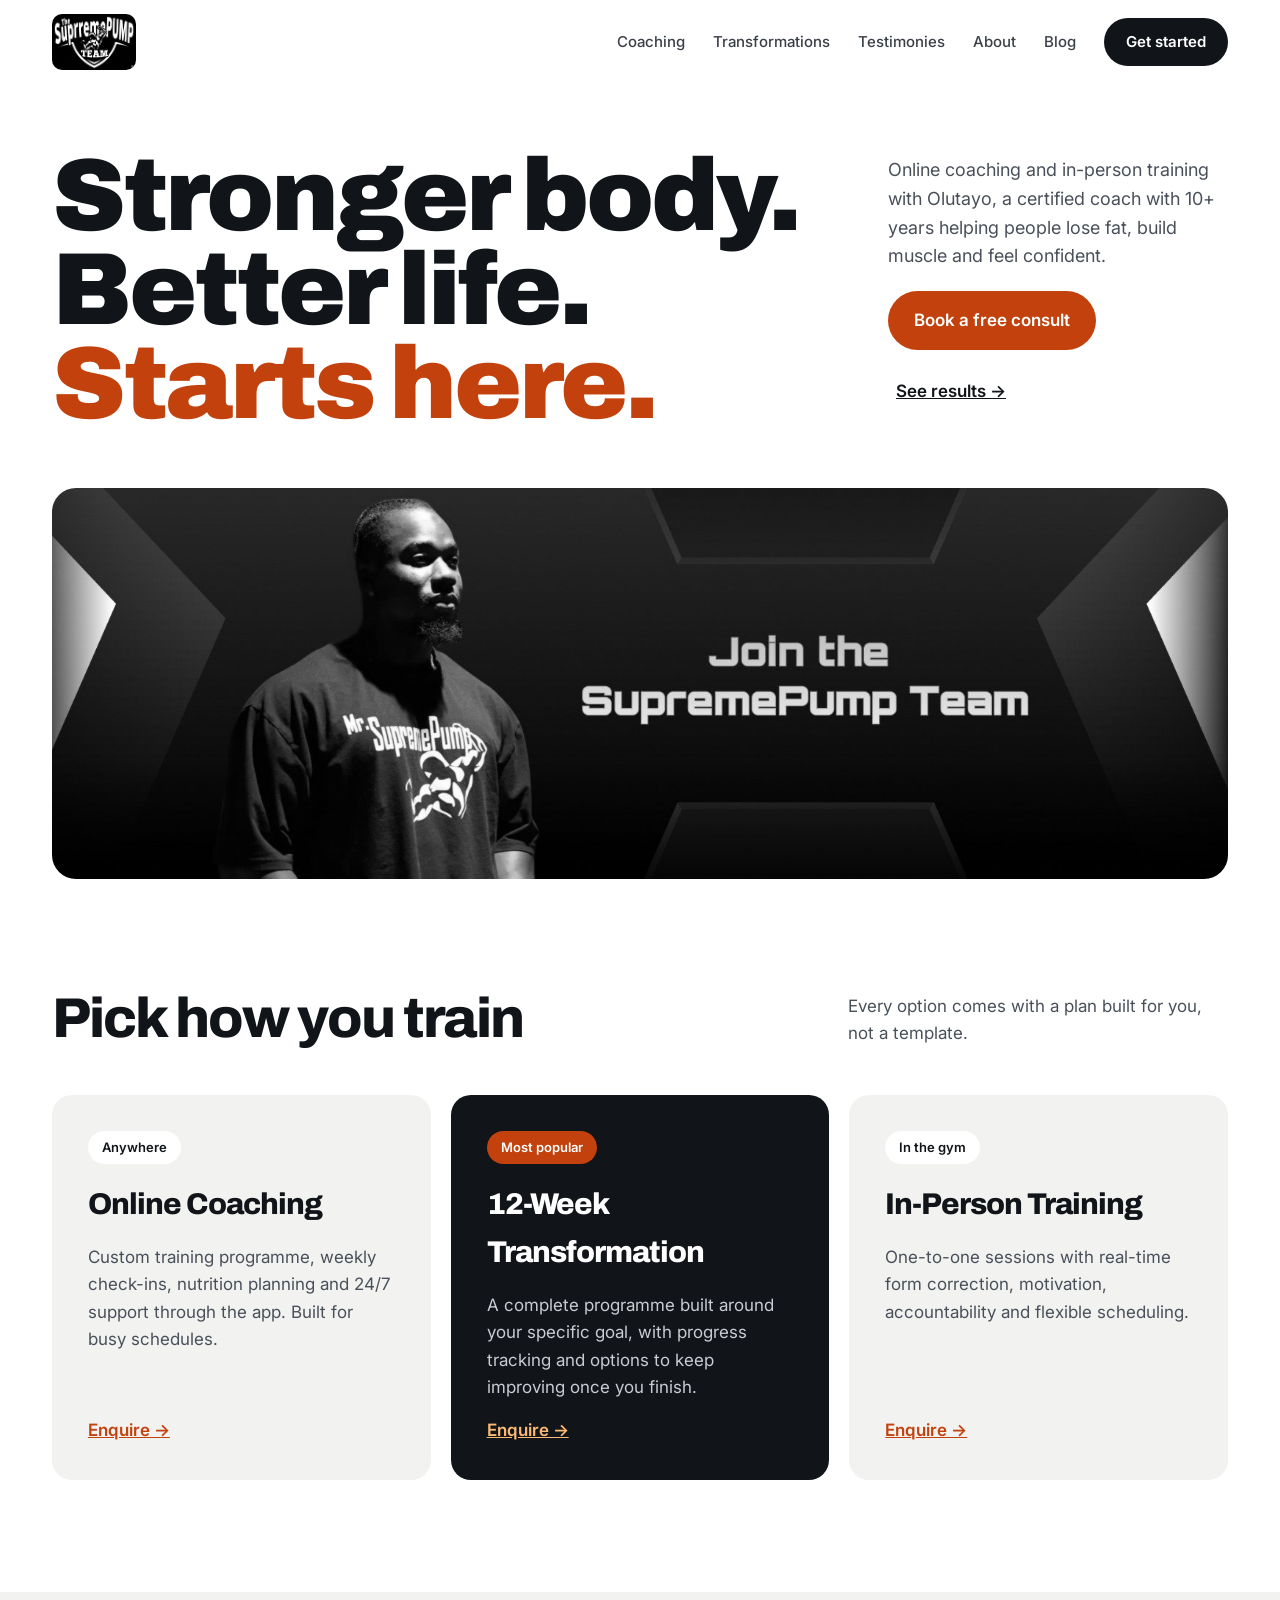
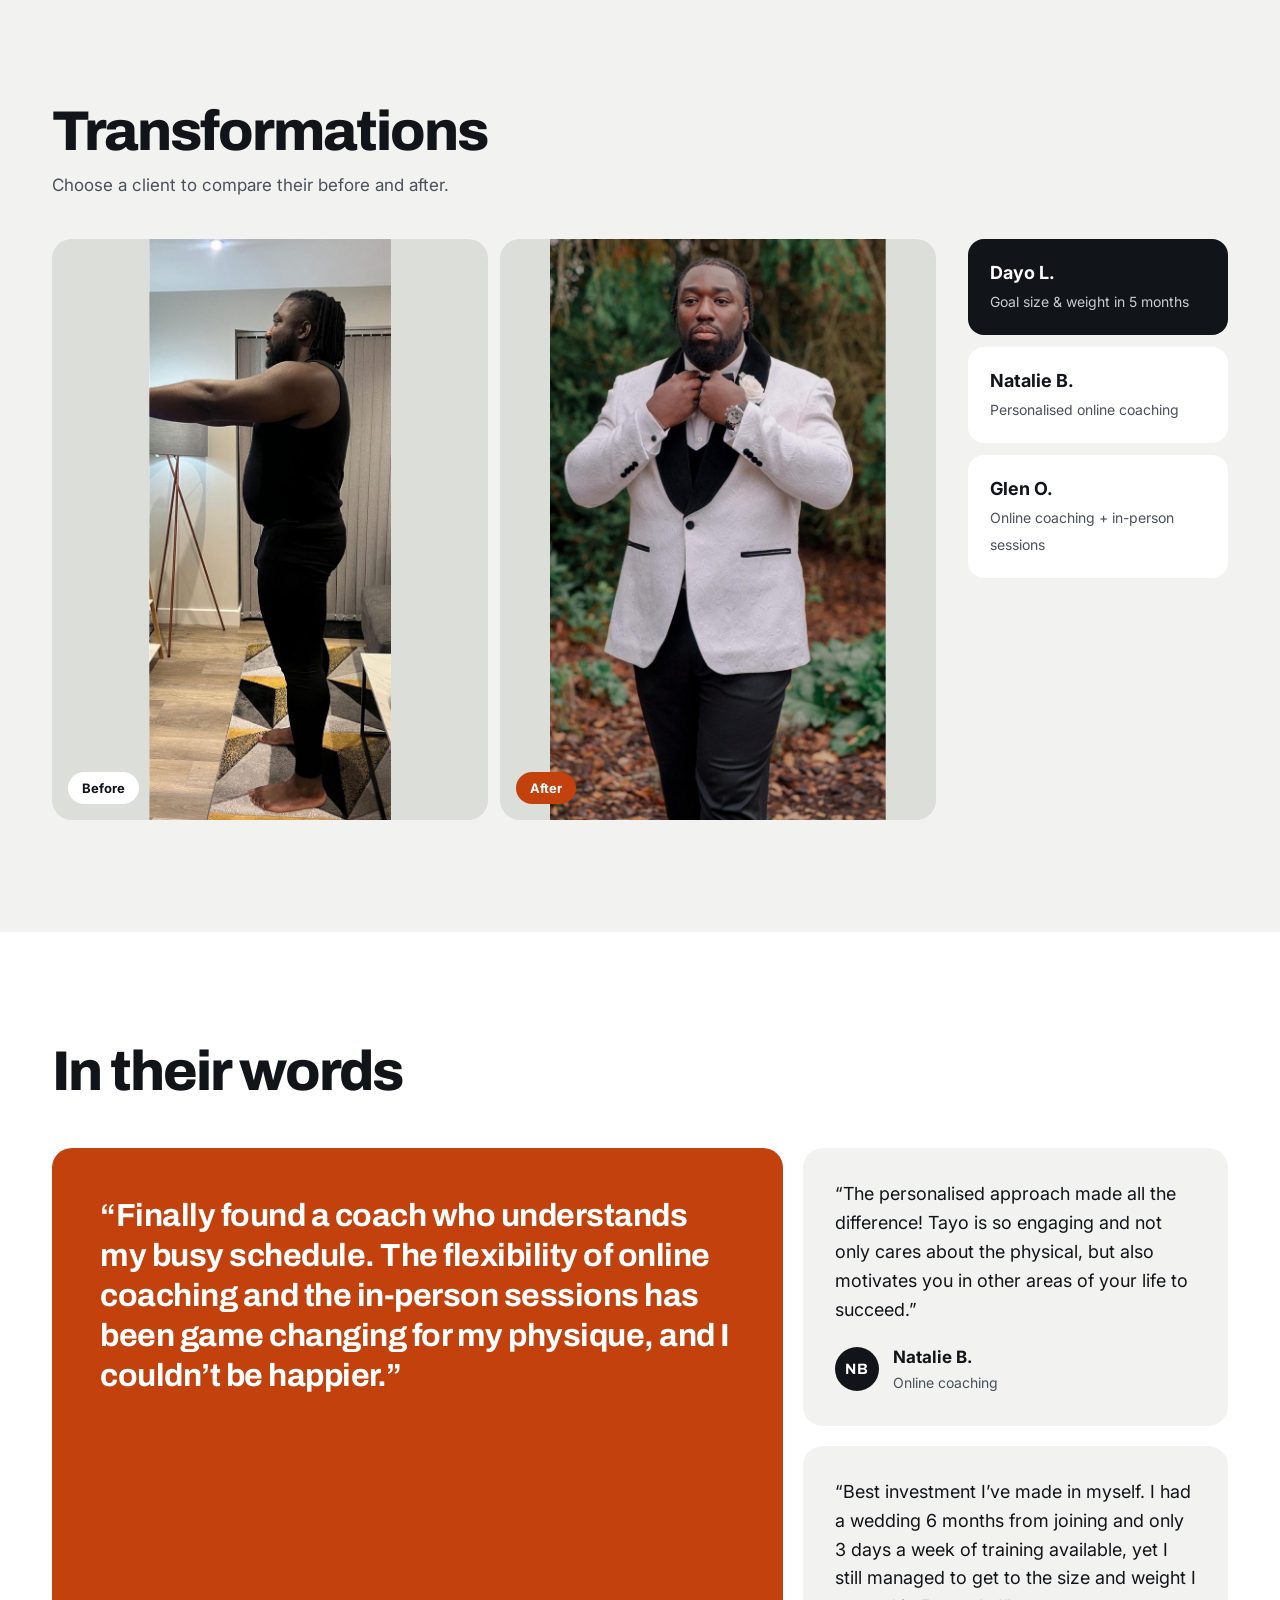
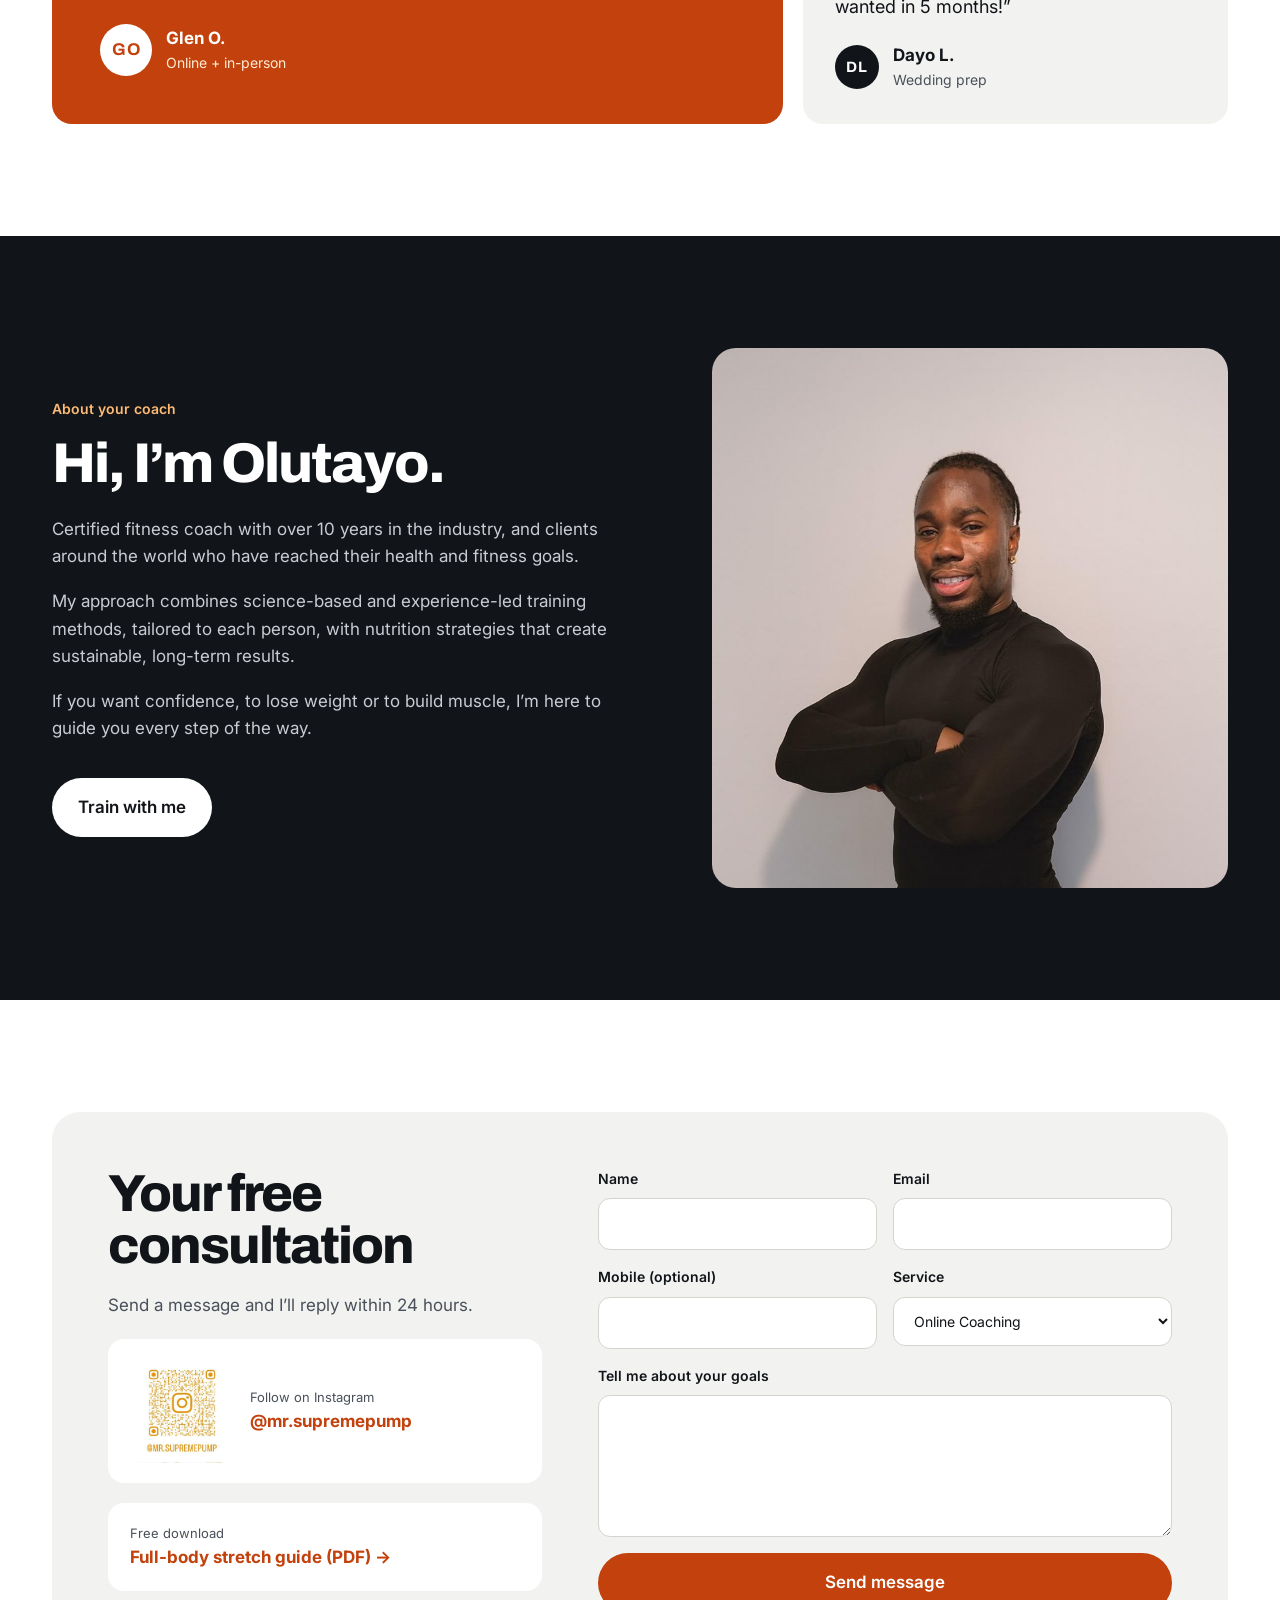
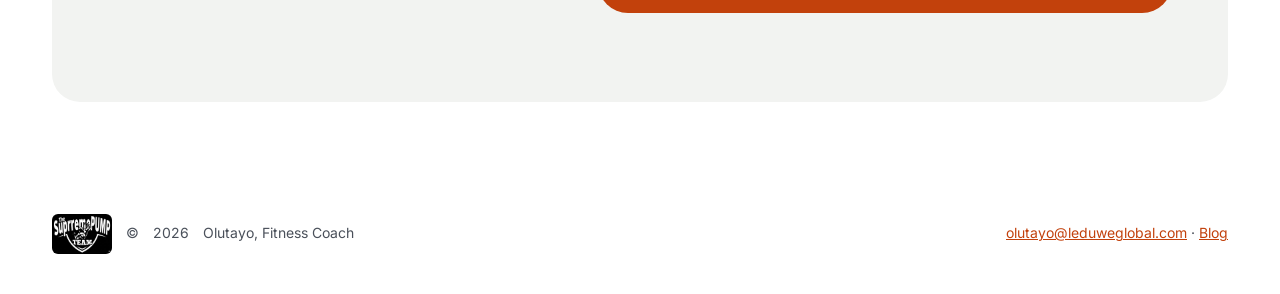
<file: index.html>
<!doctype html>
<html lang="en">
<head>
  <meta charset="utf-8">
  <meta name="viewport" content="width=device-width, initial-scale=1">
  <title>The SupremePump Team | Online Coaching &amp; Personal Training with Olutayo</title>
  <meta name="description" content="Online coaching, in-person training and 12-week body transformations with Olutayo, a certified fitness coach with 10+ years of experience. Book a free consultation.">
  <meta property="og:title" content="Join the SupremePump Team">
  <meta property="og:description" content="Online coaching, in-person training and 12-week transformations with Olutayo.">
  <meta property="og:image" content="assets/images/hero-banner.jpg">
  <meta property="og:type" content="website">
  <link rel="icon" type="image/png" href="assets/images/favicon.png">
  <link rel="preconnect" href="https://fonts.googleapis.com">
  <link rel="preconnect" href="https://fonts.gstatic.com" crossorigin>
  <link href="https://fonts.googleapis.com/css2?family=Archivo:wght@700;800;900&family=Inter:wght@400;500;600;700&display=swap" rel="stylesheet">
  <link rel="stylesheet" href="css/styles.css">
</head>
<body>
  <a class="skip-link" href="#main">Skip to content</a>

  <header class="site-header">
    <div class="container header-inner">
      <a href="#top" class="brand" aria-label="The SupremePump Team, home">
        <img src="assets/images/logo.jpg" alt="The SupremePump Team logo" width="358" height="240">
      </a>
      <button class="nav-toggle" type="button" aria-expanded="false" aria-controls="site-nav" aria-label="Open menu">
        <span></span><span></span><span></span>
      </button>
      <nav id="site-nav" class="site-nav" aria-label="Main">
        <a href="#services">Coaching</a>
        <a href="#results">Transformations</a>
        <a href="#testimonials">Testimonies</a>
        <a href="#about">About</a>
        <a href="blog.html">Blog</a>
        <a href="#contact" class="btn btn-dark btn-sm">Get started</a>
      </nav>
    </div>
  </header>

  <main id="main">
    <!-- HERO -->
    <section id="top" class="container hero">
      <div class="hero-top">
        <h1>Stronger body.<br>Better life.<br><span class="accent">Starts here.</span></h1>
        <div class="hero-side">
          <p>Online coaching and in-person training with Olutayo, a certified coach with 10+ years helping people lose fat, build muscle and feel confident.</p>
          <div class="btn-row">
            <a href="#contact" class="btn btn-accent">Book a free consult</a>
            <a href="#results" class="link-arrow">See results &rarr;</a>
          </div>
        </div>
      </div>
      <img class="hero-image" src="assets/images/hero-banner.jpg" alt="Olutayo in a Mr. SupremePump t-shirt beside the words Join the SupremePump Team" width="1600" height="533">
    </section>

    <!-- SERVICES -->
    <section id="services" class="container section">
      <div class="section-head">
        <h2>Pick how you train</h2>
        <p>Every option comes with a plan built for you, not a template.</p>
      </div>
      <div class="card-grid">
        <article class="card">
          <span class="tag">Anywhere</span>
          <h3>Online Coaching</h3>
          <p>Custom training programme, weekly check-ins, nutrition planning and 24/7 support through the app. Built for busy schedules.</p>
          <a href="#contact" class="link-arrow" data-service="Online Coaching">Enquire &rarr;</a>
        </article>
        <article class="card card-featured">
          <span class="tag tag-accent">Most popular</span>
          <h3>12-Week Transformation</h3>
          <p>A complete programme built around your specific goal, with progress tracking and options to keep improving once you finish.</p>
          <a href="#contact" class="link-arrow" data-service="12-Week Transformation">Enquire &rarr;</a>
        </article>
        <article class="card">
          <span class="tag">In the gym</span>
          <h3>In-Person Training</h3>
          <p>One-to-one sessions with real-time form correction, motivation, accountability and flexible scheduling.</p>
          <a href="#contact" class="link-arrow" data-service="In-Person Training">Enquire &rarr;</a>
        </article>
      </div>
    </section>

    <!-- BEFORE &amp; AFTER -->
    <section id="results" class="band">
      <div class="container section">
        <h2>Transformations</h2>
        <p class="section-sub">Choose a client to compare their before and after.</p>
        <div class="results">
          <div class="results-photos">
            <figure class="ba">
              <img id="ba-before" src="assets/images/dayo-before.jpg" alt="Dayo L. before" width="600" height="1200">
              <span class="pill">Before</span>
            </figure>
            <figure class="ba">
              <img id="ba-after" src="assets/images/dayo-after.jpg" alt="Dayo L. after" width="600" height="1200">
              <span class="pill pill-accent">After</span>
            </figure>
          </div>
          <!--
            To add a client: copy one <button> below, change the name, result and
            the two image paths, and drop the photos into assets/images/.
          -->
          <div class="client-list" role="tablist" aria-label="Clients">
            <button type="button" class="client is-active" role="tab" aria-selected="true"
              data-name="Dayo L." data-before="assets/images/dayo-before.jpg" data-after="assets/images/dayo-after.jpg">
              <strong>Dayo L.</strong><span>Goal size &amp; weight in 5 months</span>
            </button>
            <button type="button" class="client" role="tab" aria-selected="false"
              data-name="Natalie B." data-before="assets/images/natalie-before.jpg" data-after="assets/images/natalie-after.jpg">
              <strong>Natalie B.</strong><span>Personalised online coaching</span>
            </button>
            <button type="button" class="client" role="tab" aria-selected="false"
              data-name="Glen O." data-before="assets/images/glen-before.jpg" data-after="assets/images/glen-after.jpg">
              <strong>Glen O.</strong><span>Online coaching + in-person sessions</span>
            </button>
          </div>
        </div>
      </div>
    </section>

    <!-- TESTIMONIES -->
    <section id="testimonials" class="container section">
      <h2 class="mb">In their words</h2>
      <div class="quotes">
        <blockquote class="quote quote-big">
          <p>&ldquo;Finally found a coach who understands my busy schedule. The flexibility of online coaching and the in-person sessions has been game changing for my physique, and I couldn&rsquo;t be happier.&rdquo;</p>
          <footer>
            <span class="avatar avatar-lg" aria-hidden="true">GO</span>
            <div><strong>Glen O.</strong><span>Online + in-person</span></div>
          </footer>
        </blockquote>
        <div class="quotes-side">
          <blockquote class="quote">
            <p>&ldquo;The personalised approach made all the difference! Tayo is so engaging and not only cares about the physical, but also motivates you in other areas of your life to succeed.&rdquo;</p>
            <footer>
              <span class="avatar" aria-hidden="true">NB</span>
              <div><strong>Natalie B.</strong><span>Online coaching</span></div>
            </footer>
          </blockquote>
          <blockquote class="quote">
            <p>&ldquo;Best investment I&rsquo;ve made in myself. I had a wedding 6 months from joining and only 3 days a week of training available, yet I still managed to get to the size and weight I wanted in 5 months!&rdquo;</p>
            <footer>
              <span class="avatar" aria-hidden="true">DL</span>
              <div><strong>Dayo L.</strong><span>Wedding prep</span></div>
            </footer>
          </blockquote>
        </div>
      </div>
    </section>

    <!-- ABOUT -->
    <section id="about" class="band-dark">
      <div class="container section about">
        <div class="about-text">
          <p class="eyebrow">About your coach</p>
          <h2>Hi, I&rsquo;m Olutayo.</h2>
          <p>Certified fitness coach with over 10 years in the industry, and clients around the world who have reached their health and fitness goals.</p>
          <p>My approach combines science-based and experience-led training methods, tailored to each person, with nutrition strategies that create sustainable, long-term results.</p>
          <p>If you want confidence, to lose weight or to build muscle, I&rsquo;m here to guide you every step of the way.</p>
          <a href="#contact" class="btn btn-light">Train with me</a>
        </div>
        <img class="about-photo" src="assets/images/coach-portrait.jpg" alt="Portrait of coach Olutayo" width="800" height="1200">
      </div>
    </section>

    <!-- CONTACT -->
    <section id="contact" class="container section">
      <div class="contact">
        <div class="contact-info">
          <h2>Your free consultation</h2>
          <p>Send a message and I&rsquo;ll reply within 24 hours.</p>
          <a class="info-card" href="https://www.instagram.com/mr.supremepump/" target="_blank" rel="noopener">
            <img src="assets/images/instagram-qr.jpg" alt="QR code for the @mr.supremepump Instagram" width="104" height="104">
            <span><small>Follow on Instagram</small><strong>@mr.supremepump</strong></span>
          </a>
          <a class="info-card" href="assets/stretch-guide.pdf" download>
            <span><small>Free download</small><strong>Full-body stretch guide (PDF) &rarr;</strong></span>
          </a>
        </div>

        <!-- Netlify Forms: submissions appear in Netlify > Site > Forms. No backend needed. -->
        <form class="form" name="consultation" method="POST" data-netlify="true" netlify-honeypot="bot-field" action="/thanks.html">
          <input type="hidden" name="form-name" value="consultation">
          <p class="hidden"><label>Leave this empty <input name="bot-field"></label></p>
          <label>Name<input type="text" name="name" autocomplete="name" required></label>
          <label>Email<input type="email" name="email" autocomplete="email" required></label>
          <label>Mobile (optional)<input type="tel" name="mobile" autocomplete="tel"></label>
          <label>Service
            <select name="service" id="service">
              <option>Online Coaching</option>
              <option>In-Person Training</option>
              <option>12-Week Transformation</option>
            </select>
          </label>
          <label class="full">Tell me about your goals<textarea name="message" rows="5" required></textarea></label>
          <button type="submit" class="btn btn-accent full">Send message</button>
          <p class="form-status full" role="status" aria-live="polite"></p>
        </form>
      </div>
    </section>
  </main>

  <footer class="site-footer container">
    <span class="footer-brand">
      <img src="assets/images/logo.jpg" alt="" width="358" height="240">
      &copy; <span id="year">2026</span> Olutayo, Fitness Coach
    </span>
    <span><a href="mailto:olutayo@leduweglobal.com">olutayo@leduweglobal.com</a> &middot; <a href="blog.html">Blog</a></span>
  </footer>

  <script src="js/site.js"></script>
  <script src="js/home.js"></script>
</body>
</html>
</file>
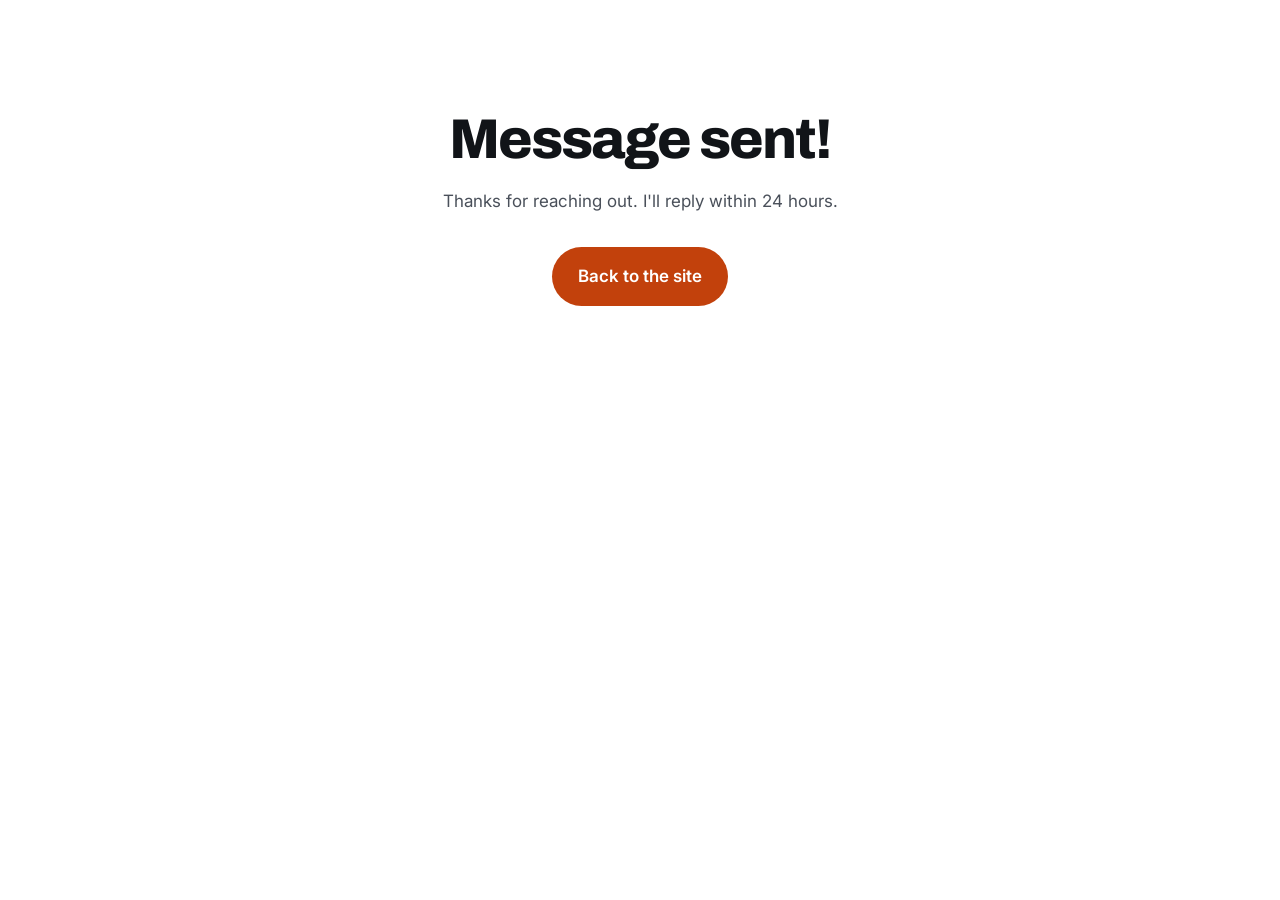
<file: thanks.html>
<!doctype html>
<html lang="en">
<head>
  <meta charset="utf-8">
  <meta name="viewport" content="width=device-width, initial-scale=1">
  <title>Message sent | Mr Supreme Pump</title>
  <link rel="icon" type="image/png" href="assets/images/favicon.png">
  <link href="https://fonts.googleapis.com/css2?family=Archivo:wght@800&family=Inter:wght@400;600&display=swap" rel="stylesheet">
  <link rel="stylesheet" href="css/styles.css">
</head>
<body>
  <main class="container section" style="text-align:center; max-width:640px">
    <h2>Message sent!</h2>
    <p style="color:var(--ink-soft); margin:20px 0 32px">Thanks for reaching out. I'll reply within 24 hours.</p>
    <a href="/" class="btn btn-accent">Back to the site</a>
  </main>
</body>
</html>
</file>
<file: css/styles.css>
/* ==========================================================
   Mr Supreme Pump: Daylight Athletic theme
   Change the brand colours here and they apply everywhere.
   ========================================================== */
:root {
  --ink: #111418;
  --ink-soft: #4A505A;
  --ink-mute: #3B4048;
  --bg: #FFFFFF;
  --bg-alt: #F2F3F1;
  --line: #D3D5CF;
  --accent: #C2410C;
  --accent-dark: #9A3412;
  --accent-soft: #FDBA74;
  --on-dark-soft: #C9CDD3;
  --radius-lg: 24px;
  --radius: 20px;
  --radius-sm: 12px;
  --font-display: "Archivo", system-ui, sans-serif;
  --font-body: "Inter", system-ui, sans-serif;
}

*, *::before, *::after { box-sizing: border-box; }
html { scroll-behavior: smooth; scroll-padding-top: 90px; }
@media (prefers-reduced-motion: reduce) { html { scroll-behavior: auto; } }
body { margin: 0; background: var(--bg); color: var(--ink); font-family: var(--font-body); font-size: 17px; line-height: 1.6; }
img { max-width: 100%; display: block; }
a { color: var(--accent); }
a:hover { color: var(--accent-dark); }
h1, h2, h3 { font-family: var(--font-display); margin: 0; }
h2 { font-weight: 800; font-size: clamp(36px, 5vw, 56px); line-height: 1; letter-spacing: -2px; }
.container { max-width: 1240px; margin: 0 auto; padding-left: 32px; padding-right: 32px; }
.section { padding-top: 112px; padding-bottom: 112px; }
.mb { margin-bottom: 48px; }
.hidden { display: none; }
.accent { color: var(--accent); }
.skip-link { position: absolute; left: -999px; top: 8px; background: var(--ink); color: #fff; padding: 10px 16px; border-radius: 8px; z-index: 100; }
.skip-link:focus { left: 8px; }
:focus-visible { outline: 3px solid var(--accent); outline-offset: 3px; }

/* Buttons */
.btn { display: inline-block; padding: 16px 26px; border-radius: 999px; font-weight: 600; text-decoration: none; border: 0; font: inherit; font-weight: 600; cursor: pointer; text-align: center; }
.btn-sm { padding: 12px 22px; }
.btn-accent { background: var(--accent); color: #fff; }
.btn-accent:hover { background: var(--accent-dark); color: #fff; }
.btn-dark { background: var(--ink); color: #fff; }
.btn-dark:hover { background: #2A2F36; color: #fff; }
.btn-light { background: #fff; color: var(--ink); }
.btn-light:hover { background: var(--bg-alt); color: var(--ink); }
.btn-row { display: flex; flex-wrap: wrap; align-items: center; gap: 12px; }
.link-arrow { color: var(--ink); font-weight: 600; padding: 16px 8px; }
.card .link-arrow { padding: 0; margin-top: auto; color: var(--accent); }

/* Header */
.site-header { position: sticky; top: 0; z-index: 50; background: rgba(255,255,255,.94); backdrop-filter: blur(8px); border-bottom: 1px solid transparent; transition: border-color .2s; }
.site-header.is-scrolled { border-bottom-color: var(--line); }
.header-inner { display: flex; align-items: center; justify-content: space-between; gap: 16px; padding-top: 14px; padding-bottom: 14px; }
.brand img { height: 56px; width: auto; border-radius: 10px; }
.site-nav { display: flex; align-items: center; gap: 28px; font-size: 15px; font-weight: 500; }
.site-nav a:not(.btn) { color: var(--ink-mute); text-decoration: none; }
.site-nav a:not(.btn):hover { color: var(--ink); }
.nav-toggle { display: none; width: 48px; height: 48px; border: 0; background: var(--bg-alt); border-radius: 12px; cursor: pointer; padding: 14px 12px; flex-direction: column; justify-content: space-between; }
.nav-toggle span { display: block; height: 2px; background: var(--ink); border-radius: 2px; }

/* Hero */
.hero { padding-top: 64px; }
.hero-top { display: flex; flex-wrap: wrap; justify-content: space-between; align-items: flex-end; gap: 32px; }
.hero h1 { flex: 1 1 600px; font-weight: 900; font-size: clamp(52px, 8vw, 104px); line-height: .92; letter-spacing: -3px; }
.hero-side { flex: 0 1 340px; display: flex; flex-direction: column; gap: 20px; padding-bottom: 10px; }
.hero-side p { margin: 0; color: var(--ink-soft); font-size: 18px; }
.hero-image { margin-top: 56px; width: 100%; height: auto; border-radius: var(--radius-lg); }

/* Section heads */
.section-head { display: flex; flex-wrap: wrap; justify-content: space-between; align-items: flex-end; gap: 16px; margin-bottom: 48px; }
.section-head p { margin: 0; max-width: 380px; color: var(--ink-soft); }
.section-sub { margin: 12px 0 40px; color: var(--ink-soft); }
.eyebrow { margin: 0 0 16px; color: var(--accent-soft); font-weight: 600; font-size: 14px; }

/* Service cards */
.card-grid { display: grid; grid-template-columns: repeat(auto-fit, minmax(280px, 1fr)); gap: 20px; }
.card { background: var(--bg-alt); border-radius: var(--radius); padding: 36px; display: flex; flex-direction: column; gap: 16px; }
.card h3 { font-weight: 800; font-size: 30px; letter-spacing: -1px; }
.card p { margin: 0; color: var(--ink-soft); }
.card-featured { background: var(--ink); color: #fff; }
.card-featured p { color: var(--on-dark-soft); }
.card-featured .link-arrow { color: var(--accent-soft); }
.tag { align-self: flex-start; background: #fff; border-radius: 999px; padding: 6px 14px; font-size: 13px; font-weight: 600; }
.tag-accent { background: var(--accent); color: #fff; }

/* Before & after */
.band { background: var(--bg-alt); }
.results { display: flex; flex-wrap: wrap; gap: 32px; }
.results-photos { flex: 999 1 560px; min-width: 0; display: grid; grid-template-columns: repeat(2, minmax(0, 1fr)); gap: 12px; }
.ba { position: relative; margin: 0; border-radius: var(--radius); overflow: hidden; background: #DCDED9; aspect-ratio: 3 / 4; }
/* contain, not cover: these are full-body progress photos, so cropping to
   fill the frame would cut off heads and feet. */
.ba img { width: 100%; height: 100%; object-fit: contain; transition: opacity .25s; }
.ba img.is-loading { opacity: .3; }
.pill { position: absolute; left: 16px; bottom: 16px; background: #fff; color: var(--ink); border-radius: 999px; padding: 6px 14px; font-size: 13px; font-weight: 700; }
.pill-accent { background: var(--accent); color: #fff; }
.client-list { flex: 1 1 260px; min-width: 0; display: flex; flex-direction: column; gap: 12px; }
.client { text-align: left; background: #fff; color: var(--ink); border: 0; border-radius: 16px; padding: 20px 22px; font: inherit; cursor: pointer; }
.client strong { display: block; font-size: 18px; }
.client span { color: var(--ink-soft); font-size: 14px; }
.client:hover { background: #E9EAE7; }
.client.is-active { background: var(--ink); color: #fff; }
.client.is-active span { color: var(--on-dark-soft); }

/* Testimonies */
.quotes { display: flex; flex-wrap: wrap; gap: 20px; }
.quote { margin: 0; border-radius: var(--radius); padding: 32px; background: var(--bg-alt); display: flex; flex-direction: column; gap: 20px; }
.quote p { margin: 0; font-size: 18px; }
.quote footer { display: flex; align-items: center; gap: 14px; margin-top: auto; }
.quote footer div span { display: block; font-size: 14px; color: var(--ink-soft); }
/* Initials stand in for a headshot: the clients' photos are full-body
   progress shots, which are unreadable at this size. */
.quote footer .avatar { flex: none; display: grid; place-items: center; width: 44px; height: 44px;
  border-radius: 50%; background: var(--ink); color: #fff; font-family: var(--font-display);
  font-weight: 700; font-size: 15px; letter-spacing: .5px; }
.quote footer .avatar-lg { width: 52px; height: 52px; font-size: 17px; background: #fff; color: var(--accent); }
.quote-big { flex: 2 1 480px; min-width: 0; background: var(--accent); color: #fff; padding: 48px; gap: 32px; }
.quote-big p { font-family: var(--font-display); font-weight: 700; font-size: clamp(24px, 3vw, 32px); line-height: 1.25; letter-spacing: -.5px; }
.quote-big footer div span { color: #FFEDD5; }
.quotes-side { flex: 1 1 300px; min-width: 0; display: flex; flex-direction: column; gap: 20px; }

/* About */
.band-dark { background: var(--ink); color: #fff; }
.about { display: flex; flex-wrap: wrap; gap: 64px; align-items: center; }
.about-text { flex: 1 1 460px; min-width: 0; }
.about-text h2 { margin-bottom: 24px; }
.about-text p:not(.eyebrow) { margin: 0 0 18px; color: var(--on-dark-soft); }
.about-text .btn { margin-top: 18px; }
.about-photo { flex: 1 1 380px; min-width: 0; height: 540px; object-fit: cover; object-position: center top; border-radius: var(--radius-lg); }

/* Contact */
.contact { background: var(--bg-alt); border-radius: 28px; padding: 56px; display: flex; flex-wrap: wrap; gap: 56px; }
.contact-info { flex: 1 1 320px; min-width: 0; display: flex; flex-direction: column; gap: 20px; }
.contact-info h2 { font-size: clamp(36px, 4.5vw, 52px); }
.contact-info > p { margin: 0; color: var(--ink-soft); }
.info-card { background: #fff; border-radius: 16px; padding: 20px 22px; display: flex; align-items: center; gap: 16px; color: var(--ink); text-decoration: none; }
.info-card:hover { color: var(--ink); box-shadow: 0 0 0 2px var(--line); }
.info-card img { width: 104px; height: 104px; border-radius: 10px; }
.info-card small { display: block; font-size: 13px; color: var(--ink-soft); }
.info-card strong { color: var(--accent); }
.form { flex: 1 1 460px; min-width: 0; display: grid; grid-template-columns: repeat(auto-fit, minmax(220px, 1fr)); gap: 16px; align-content: start; }
.form label { display: flex; flex-direction: column; gap: 8px; font-size: 14px; font-weight: 600; }
.form input, .form select, .form textarea { background: #fff; border: 1px solid var(--line); border-radius: var(--radius-sm); padding: 14px 16px; font: inherit; font-weight: 400; color: var(--ink); }
.form textarea { resize: vertical; }
.form .full { grid-column: 1 / -1; }
.form-status { margin: 0; font-weight: 600; min-height: 1em; }
.form-status.ok { color: #166534; }
.form-status.err { color: #B91C1C; }

/* Footer */
.site-footer { display: flex; flex-wrap: wrap; justify-content: space-between; align-items: center; gap: 12px; padding-bottom: 40px; color: var(--ink-soft); font-size: 14px; }
.footer-brand { display: flex; align-items: center; gap: 14px; }
.footer-brand img { height: 40px; width: auto; border-radius: 6px; }

/* Mobile */
@media (max-width: 820px) {
  .container { padding-left: 20px; padding-right: 20px; }
  .section { padding-top: 72px; padding-bottom: 72px; }
  .nav-toggle { display: flex; }
  .site-nav { display: none; position: absolute; left: 0; right: 0; top: 100%; background: #fff; flex-direction: column; align-items: stretch; gap: 0; padding: 8px 20px 20px; border-bottom: 1px solid var(--line); }
  .site-nav.is-open { display: flex; }
  .site-nav a:not(.btn) { padding: 14px 0; border-bottom: 1px solid var(--bg-alt); }
  .site-nav .btn { margin-top: 12px; }
  .hero { padding-top: 40px; }
  .hero-image { margin-top: 36px; border-radius: 16px; }
  .contact { padding: 28px; border-radius: 20px; }
  .quote-big { padding: 32px; }
  .about-photo { height: 440px; }
}

/* ==========================================================
   Blog (blog.html)
   ========================================================== */
.blog-layout { display: flex; flex-wrap: wrap; gap: 24px; align-items: flex-start; }

.blog-index { flex: 1 1 280px; min-width: 0; display: flex; flex-direction: column; gap: 8px;
  position: sticky; top: 104px; max-height: calc(100vh - 140px); overflow-y: auto; }
.blog-link { text-align: left; background: var(--bg-alt); color: var(--ink); border: 0;
  border-radius: 14px; padding: 16px 18px; font: inherit; cursor: pointer; display: block; }
.blog-link strong { display: block; font-size: 16px; line-height: 1.35; }
.blog-link span { display: block; margin-top: 4px; font-size: 13px; color: var(--ink-soft); }
.blog-link:hover { background: #E9EAE7; }
.blog-link.is-active { background: var(--ink); color: #fff; }
.blog-link.is-active span { color: var(--on-dark-soft); }

.blog-post { flex: 999 1 560px; min-width: 0; }
.blog-post h3 { font-weight: 800; font-size: clamp(30px, 4vw, 44px); line-height: 1.05;
  letter-spacing: -1.5px; margin-bottom: 12px; }
.blog-cover { width: 100%; max-height: 460px; object-fit: contain; background: var(--bg-alt); border-radius: var(--radius);
  margin-bottom: 32px; }
.blog-date { margin: 0 0 32px; color: var(--ink-soft); font-size: 14px; }
.blog-body { font-size: 18px; }
.blog-body > :first-child { margin-top: 0; }
.blog-body h1, .blog-body h2, .blog-body h3, .blog-body h4 { font-family: var(--font-display);
  font-weight: 800; letter-spacing: -.8px; line-height: 1.15; margin: 44px 0 14px; }
.blog-body h1, .blog-body h2 { font-size: 30px; }
.blog-body h3, .blog-body h4 { font-size: 24px; }
.blog-body p { margin: 0 0 22px; }
.blog-body ul, .blog-body ol { margin: 0 0 22px; padding-left: 24px; }
.blog-body li { margin-bottom: 10px; }
.blog-body img { border-radius: var(--radius-sm); margin: 8px 0 24px; }
.blog-body strong { color: inherit; font-weight: 700; }
.blog-body blockquote { margin: 0 0 22px; padding: 4px 0 4px 20px;
  border-left: 3px solid var(--accent-soft); color: var(--ink-soft); }
.blog-body code { background: var(--bg-alt); border-radius: 6px; padding: 2px 6px; font-size: .9em; }
.blog-body hr { border: 0; border-top: 1px solid var(--line); margin: 36px 0; }
.blog-empty { color: var(--ink-soft); }

@media (max-width: 820px) {
  .blog-index { position: static; max-height: 320px; width: 100%; }
  .blog-post { width: 100%; }
}
</file>
